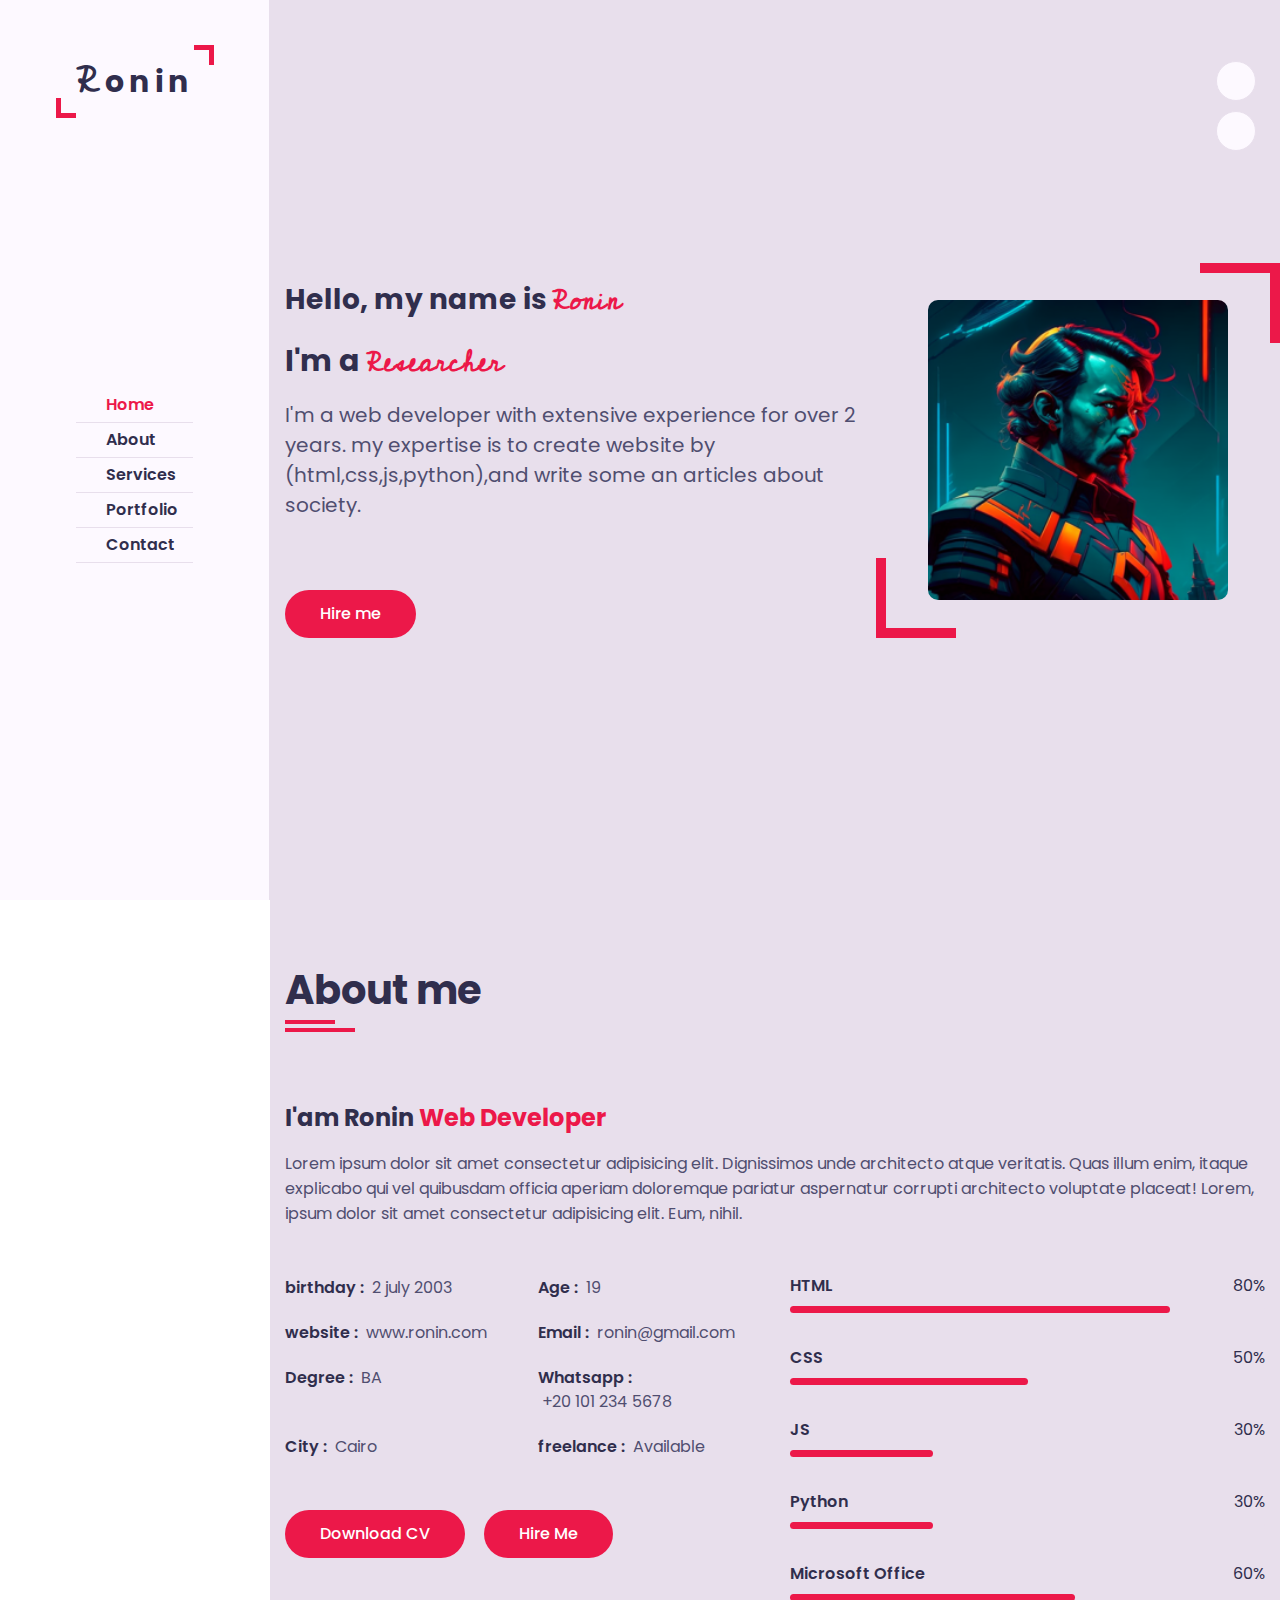
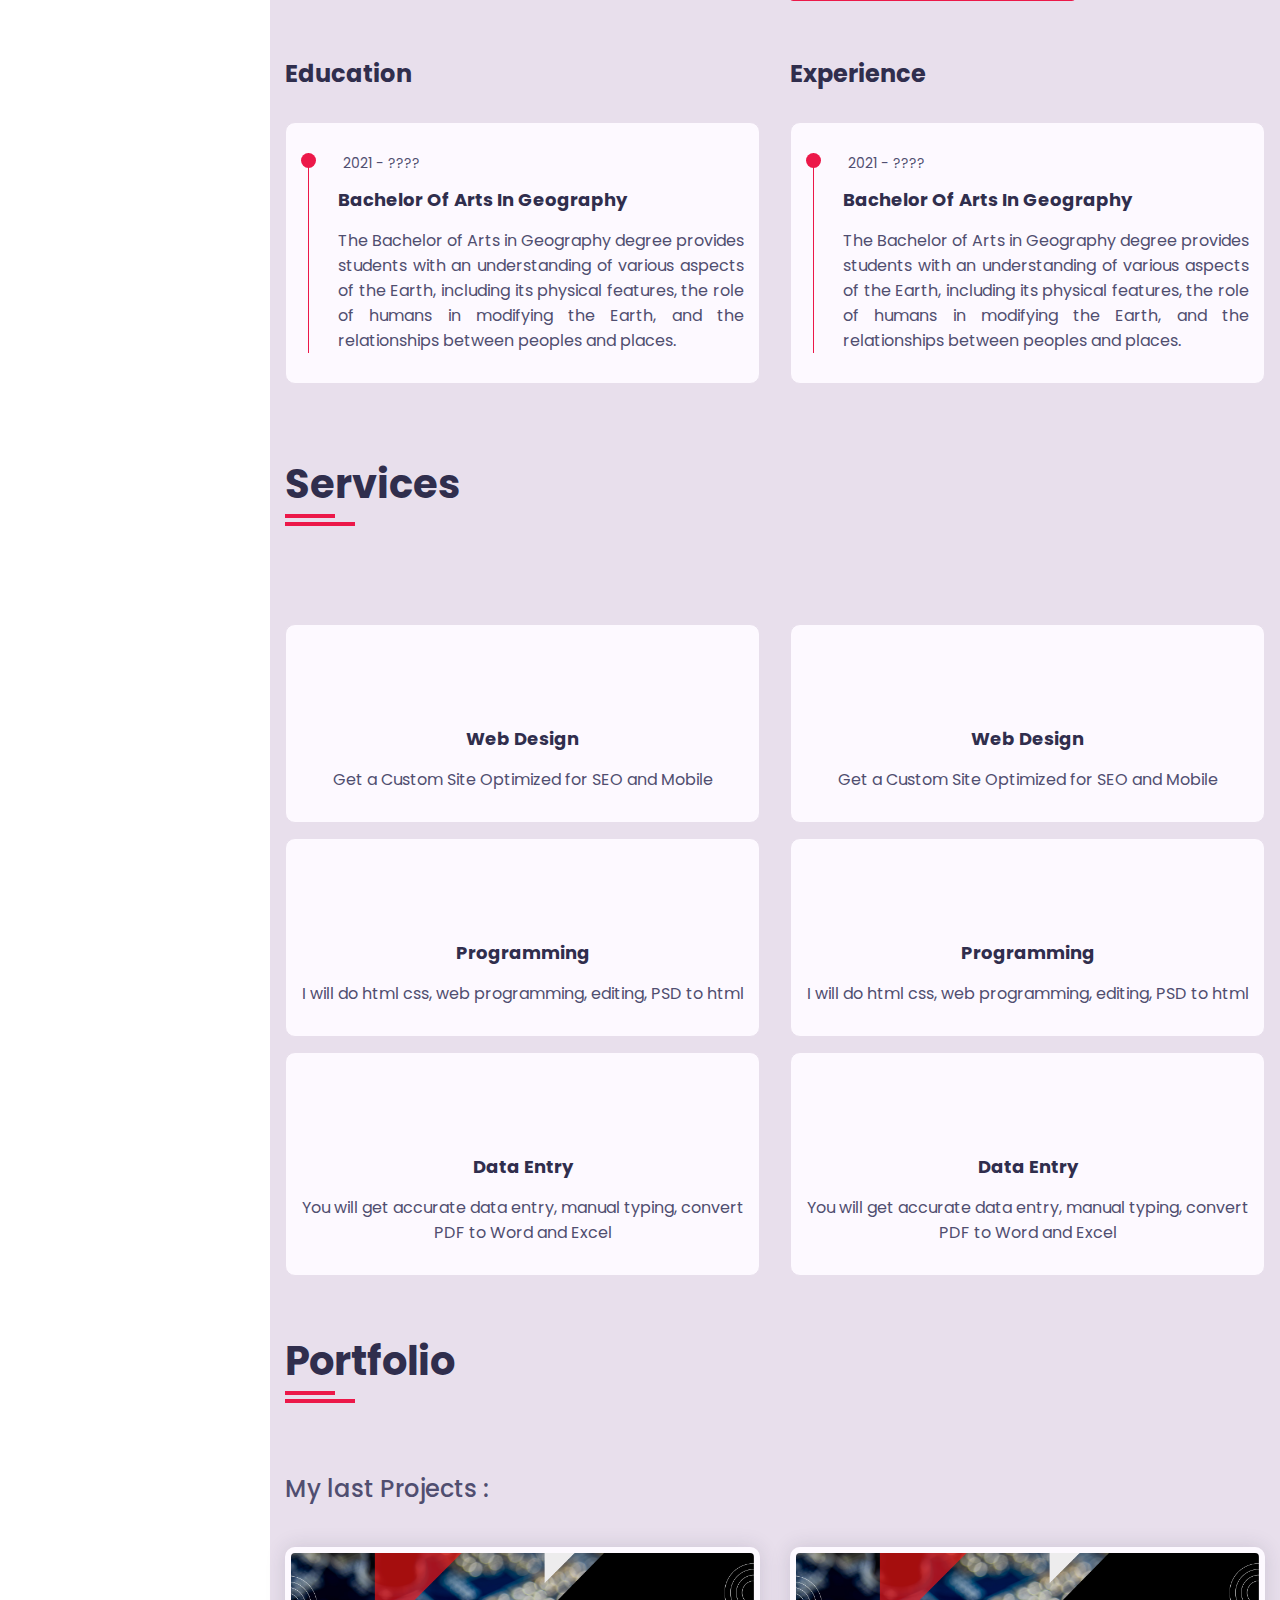
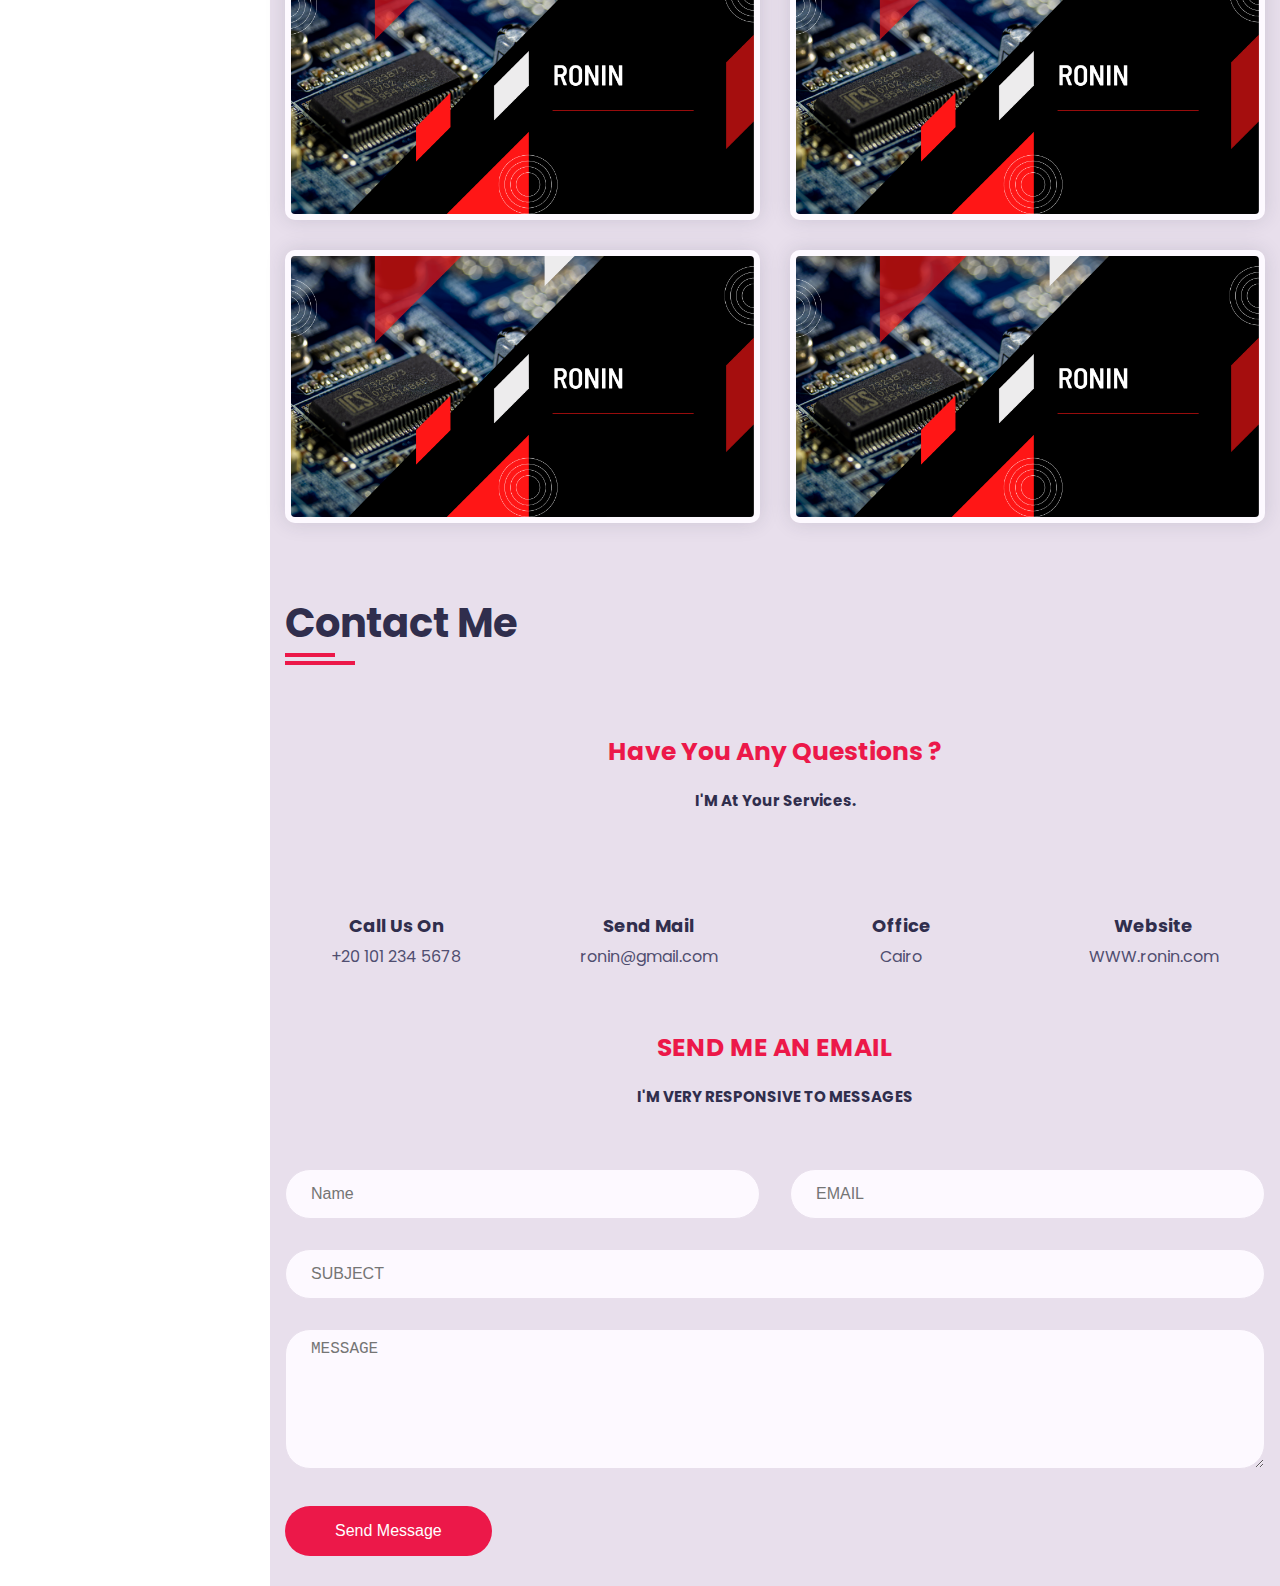
<file: index.html>
<!DOCTYPE html>
<html lang="en">
<head>
    <!-- meta -->
    <meta charset="UTF-8">
    <meta http-equiv="X-UA-Compatible" content="IE=edge">
    <meta name="viewport" content="width=device-width, initial-scale=1.0">
    <!-- title -->
    <title>ronin</title>
    <!-- maine file css -->
    <link rel="stylesheet" href="file-css/stracture.css">
    <link rel="stylesheet" href="file-css/skins\color1.css">
    <link rel="stylesheet" href="file-css/style-switcher.css">
    <!-- skins -->
    <link rel="stylesheet" href="file-css/skins\color1.css" class="alternate-style" title="color-1" disabled>
    <link rel="stylesheet" href="file-css/skins\color2.css" class="alternate-style" title="color-2" disabled>
    <link rel="stylesheet" href="file-css/skins\color3.css" class="alternate-style" title="color-3" disabled>
    <link rel="stylesheet" href="file-css/skins\color4.css" class="alternate-style" title="color-4" disabled>
    <link rel="stylesheet" href="file-css/skins\color5.css" class="alternate-style" title="color-5" disabled>
    <!-- file for icons and fonts -->
    
    <style> @import url('https://fonts.googleapis.com/css2?family=Cedarville+Cursive&family=Raleway:ital,wght@0,100;0,200;0,300;0,400;1,100;1,200;1,300;1,400;1,500&display=swap'); </style>
    <link rel="stylesheet" href="https://cdnjs.cloudflare.com/ajax/libs/font-awesome/6.2.1/css/all.min.css" integrity="sha512-MV7K8+y+gLIBoVD59lQIYicR65iaqukzvf/nwasF0nqhPay5w/9lJmVM2hMDcnK1OnMGCdVK+iQrJ7lzPJQd1w==" crossorigin="anonymous" referrerpolicy="no-referrer" />
    <!-- normalized file  -->
    

</head>
<body>
<!-- #####main-container start##### -->
    <div class="main-container">
        <!-- aside start -->
        <div class="aside">
            <div class="logo"><a href="#"><span>r</span>onin</a></div>
            <!-- toggler -->
            <div class="nav-toggler">
                <span></span>
           </div>
            <!--main nav  -->
           <ul class="nav">
            <li><a href="#home-section"class="" ><i class="fa fa-home"></i>Home</a></li>
            <li><a href="#about-section"class=""><i class="fa fa-user"></i>About</a></li>
            <li><a href="#section-services"class=""><i class="fa fa-list"></i>Services</a></li>
            <li><a href="#portfolio-section"class=""><i class="fa fa-briefcase"></i>Portfolio</a></li>
            <li><a href="#contact-section"class=""><i class="fa fa-comments"></i>Contact</a></li>
           </ul>
           
        </div>
        <!-- aside end -->
        
        <!-- main content start -->
        <div class="main-content ">
            <!-- ******************************************************************************* -->
            <!-- ***home section start*** -->
            <section class="home-section padd-15" id="home-section">
               <div class="container">
                <div class="row">
                    <div class="home-info padd-15">
                        <h3 class="hello">Hello, my name is <span class="name">Ronin</span></h3>
                        <h3 class="my-profession">I'm a <span class="typing">Researcher </span></h3>
                        <p>I'm a web developer with extensive experience for over 2 years.
                             my expertise is to create website by (html,css,js,python),and write some an articles about society.</p>
                        <a href="#contact" class="btn">Hire me</a> 
                    </div>
                    <div class="home-img padd-15"><img src="img/main.png" alt="lost-connection"></div>
                </div>
               </div>
            </section>
            <!-- home section end -->
            <!-- ***************************************************************************** -->
            <!-- ***about section start*** -->
            <section class="about-section padd-15" id="about-section">
                <div class="container ">
                    <div class="row">
                        <div class="section-title padd-15">
                            <h2>About me</h2>
                        </div>
                    </div>
                    <div class="row">
                        <div class="about-content padd-15">
                            <div class="row">
                                <div class="about-text padd-15">
                                <h3>I'am Ronin <span>Web Developer</span></h3>
                                    <p> Lorem ipsum dolor sit amet consectetur adipisicing elit. Dignissimos unde architecto atque veritatis. Quas illum enim, itaque explicabo qui vel quibusdam officia aperiam doloremque pariatur aspernatur corrupti architecto voluptate placeat!
                                    Lorem, ipsum dolor sit amet consectetur adipisicing elit. Eum, nihil.
                                    </p>
                            </div>
                        </div>
                            <div class="row">
                                <div class="personal-info padd-15">
                                    <div class="row">
                                        <div class="info-itm padd-15">
                                            <P>birthday : <span>2 july 2003</span></P>
                                        </div>
                                        <div class="info-itm padd-15">
                                            <P>Age : <span>19</span></P>
                                        </div>
                                        <div class="info-itm padd-15">
                                            <P>website : <span>www.ronin.com</span></P>
                                        </div>
                                        <div class="info-itm padd-15">
                                            <P>Email : <span>ronin@gmail.com</span></P>
                                        </div>
                                        <div class="info-itm padd-15">
                                            <P>Degree : <span>BA</span></P>
                                        </div>
                                        <div class="info-itm padd-15">
                                            <P>Whatsapp : <span>+20 101 234 5678</span></P>
                                        </div>
                                        <div class="info-itm padd-15">
                                            <P>City : <span>Cairo</span></P>
                                        </div>
                                        <div class="info-itm padd-15">
                                            <P>freelance : <span>Available</span></P>
                                        </div>
                                    </div>
                                    <div class="row">
                                        <div class="buttons padd-15">
                                            <a href="#" class="btn">Download CV</a>
                                            <a href="#"class="btn hire-me">Hire Me</a>
                                        </div>
                                    </div>
                                </div>
                                <div class="personal-skills padd-15">
                                    <div class="row">
                                        <div class="skill-itm padd-15">
                                            <h5>HTML</h5>
                                            <div class="progress">
                                                <div class="progress-info" style="width: 80%"></div>
                                                <div class="skill-percent">80%</div>
                                            </div>
                                        </div>
                                        <div class="skill-itm padd-15">
                                            <h5>CSS</h5>
                                            <div class="progress">
                                                <div class="progress-info" style="width: 50%"></div>
                                                <div class="skill-percent">50%</div>
                                            </div>
                                        </div>   
                                        <div class="skill-itm padd-15">
                                                <h5>JS</h5>
                                                <div class="progress">
                                                    <div class="progress-info" style="width: 30%"></div>
                                                    <div class="skill-percent">30%</div>
                                                </div>
                                            </div>
                                        <div class="skill-itm padd-15">
                                        <h5>python</h5>
                                            <div class="progress">
                                                    <div class="progress-info" style="width: 30%"></div>
                                                    <div class="skill-percent">30%</div>
                                            </div>
                                        </div>
                                        <div class="skill-itm padd-15">
                                            <h5>Microsoft office</h5>
                                                <div class="progress">
                                                    <div class="progress-info" style="width: 60%"></div>
                                                    <div class="skill-percent">60%</div>
                                                </div>
                                        </div>
                                    </div>
                                </div>
                            </div>
                            <div class="row">
                                <div class="education padd-15">
                                    <h3 class="title">Education</h3>
                                    <div class="row">
                                        <div class="timeline-box padd-15">
                                            <div class="timeline .shadow-dark">
                                            <!-- =========timeline itm---------- -->
                                            <div class="timeline-itm">
                                                <div class="circle-dot"></div>
                                                <h3 class="timeline-date"><i class="fa fa-calendar"> </i> 2021 - ????</h3>
                                                <h4 class="timeline-title">Bachelor of Arts in Geography</h4>
                                                <p class="timeline-text">The Bachelor of Arts in Geography degree provides students with an understanding of various aspects of the Earth, 
                                                    including its physical features, the role of humans in modifying the Earth,
                                                     and the relationships between peoples and places.</p>
                                            </div>

                                        </div>
                                    </div>
                                    </div>
                                </div>
                                <div class="experience padd-15">
                                    <h3 class="title">Experience</h3>
                                    <div class="row">
                                        <div class="timeline-box padd-15">
                                            <div class="timeline .shadow-dark">
                                            <!-- =========timeline itm---------- -->
                                            <div class="timeline-itm">
                                                <div class="circle-dot"></div>
                                                <h3 class="timeline-date"><i class="fa fa-calendar"> </i> 2021 - ????</h3>
                                                <h4 class="timeline-title">Bachelor of Arts in Geography</h4>
                                                <p class="timeline-text">The Bachelor of Arts in Geography degree provides students with an understanding of various aspects of the Earth, 
                                                    including its physical features, the role of humans in modifying the Earth,
                                                     and the relationships between peoples and places.</p>
                                            </div>

                                        </div>
                                    </div>
                                    </div>

                                </div>
                            </div>
                        </div>
                    </div>
                </div>
            </section>
            <!-- about section end -->
            <!-- *********************************************************************** -->
            <!-- ***services section start*** -->
            <section class="section-services padd-15" id="section-services">
                <div class="container">
                    <div class="row">
                        <div class="section-title padd-15">
                            <h2>Services</h2>
                        </div> 
                    </div>
                    <div class="row">
                        <!-- Services itm start -->
                        <div class="services-itm padd-15">
                            <div class="services-itm-inner padd-15">
                                <div class="icon"><i class="fa fa-mobile-alt"></i></div>
                                <h4>Web design</h4>
                                <p> Get a Custom Site Optimized for SEO and Mobile</p>
                            </div>
                            <div class="services-itm-inner padd-15">
                                <div class="icon"><i class="fa fa-code"></i></div>
                                <h4>Programming</h4>
                                <p>I will do html css, web programming, editing, PSD to html</p>
                            </div>
                            <div class="services-itm-inner padd-15">
                                <div class="icon"><i class="fa fa-file-word"></i></div>
                                <h4>Data Entry</h4>
                                <p>You will get accurate data entry, manual typing, convert PDF to Word and Excel</p>
                            </div>
                            
                        </div>
                        <div class="services-itm padd-15">
                            <div class="services-itm-inner padd-15">
                                <div class="icon"><i class="fa fa-mobile-alt"></i></div>
                                <h4>Web design</h4>
                                <p> Get a Custom Site Optimized for SEO and Mobile</p>
                            </div>
                            <div class="services-itm-inner padd-15">
                                <div class="icon"><i class="fa fa-code"></i></div>
                                <h4>Programming</h4>
                                <p>I will do html css, web programming, editing, PSD to html</p>
                            </div>
                            <div class="services-itm-inner padd-15">
                                <div class="icon"><i class="fa fa-file-word"></i></div>
                                <h4>Data Entry</h4>
                                <p>You will get accurate data entry, manual typing, convert PDF to Word and Excel</p>
                            </div>
                            
                        </div>
                       
                    </div>
                </div>
            </section>
            <!-- services section end -->
            <!-- ******************************************************************* -->
            <!-- ***services portfolio start*** -->
            <section class="portfolio-section padd-15" id="portfolio-section">
                <div class="container">
                    <div class="row">
                        <div class="section-title padd-15">
                            <h2>Portfolio</h2>
                        </div>
                    </div>
                    <div class="row">
                        <div class="portfolio-heading padd-15">
                            <h2>My last Projects :</h2>
                        </div>
                    </div>
                    <div class="row">
                        <!-- portfolio itm -->
                        <div class="portfolio-itm padd-15">
                            <div class="portfolio-itm-inner shadow-dark">
                                <div class="portfolio-img"><img src="img/cover.png" alt="#"></div>
                            </div>
                        </div>
                        <!-- portfolio itm end-->
                         <!-- portfolio itm -->
                         <div class="portfolio-itm padd-15">
                            <div class="portfolio-itm-inner shadow-dark">
                                <div class="portfolio-img"><img src="img/cover.png" alt="#"></div>
                            </div>
                        </div>
                        <!-- portfolio itm end--> 
                        <!-- portfolio itm -->
                        <div class="portfolio-itm padd-15">
                            <div class="portfolio-itm-inner shadow-dark">
                                <div class="portfolio-img"><img src="img/cover.png" alt="#"></div>
                            </div>
                        </div>
                        <!-- portfolio itm end-->
                         <!-- portfolio itm -->
                         <div class="portfolio-itm padd-15">
                            <div class="portfolio-itm-inner shadow-dark">
                                <div class="portfolio-img"><img src="img/cover.png" alt="#"></div>
                            </div>
                        </div>
                        <!-- portfolio itm end-->
                    </div>
                </div>
            </section>
            <!-- portfolio section end -->
            <!-- ************************************************************************* -->
            <!-- ***contact section start*** -->
            <section class="contact-section padd-15" id="contact-section">
                <div class="container">
                    <div class="row">
                        <div class="section-title padd-15">
                            <h2>Contact Me</h2>
                        </div>
                    </div>
                    <h3 class="contact-title padd-15">Have You Any Questions ?</h3>
                    <h4 class="contact-sub-title padd-15">I'M At Your Services.</h4>
                    <div class="row">
                        <!-- contact info -->
                        <div class="contact-info-itm padd-15">
                            <div class="icon"><i class="fa fa-phone"></i></div>
                            <h4>Call Us On</h4>
                            <p>+20 101 234 5678</p>
                        </div>
                        <!-- contact info end -->
                        <!-- contact info -->
                        <div class="contact-info-itm padd-15">
                            <div class="icon"><i class="fa fa-envelope"></i></div>
                            <h4>Send Mail</h4>
                            <p>ronin@gmail.com</p>
                        </div>
                        <!-- contact info end -->
                         <!-- contact info -->
                         <div class="contact-info-itm padd-15">
                            <div class="icon"><i class="fa fa-map-marker-alt"></i></div>
                            <h4>office</h4>
                            <p>Cairo</p>
                        </div>
                        <!-- contact info end -->
                        <!-- contact info -->
                        <div class="contact-info-itm padd-15">
                            <div class="icon"><i class="fa fa-globe-europe"></i></div>
                            <h4>Website</h4>
                            <p>WWW.ronin.com</p>
                        </div>
                        <!-- contact info end -->
                    </div>
                    <h3 class="contact-title padd-15">SEND ME AN EMAIL </h3>
                    <h4 class="contact-sub-title padd-15">I'M VERY RESPONSIVE TO MESSAGES</h4>
                    <!-- contact form -->
                    <div class="row">
                        <div class="contact-form padd-15">
                            <div class="row">
                                <div class="form-itm col-6 padd-15">
                                    <div class="form-group"><input type="text" class="form-control" placeholder="Name"></div>
                                </div> 
                                <div class="form-itm col-6 padd-15">
                                    <div class="form-group"><input type="email" class="form-control" placeholder="EMAIL"></div>
                                </div> 
                            </div>
                            <div class="row">
                                <div class="form-itm col-12 padd-15">
                                    <div class="form-group"><input type="text" class="form-control" placeholder="SUBJECT"></div>
                                </div> 
                                <div class="form-itm col-12 padd-15">
                                   <textarea name="" class="form-control" id="" placeholder="MESSAGE"></textarea>
                                </div> 
                                
                                <div class="form-itm col-12 padd-15">
                                    <BUtton type="submit" class="btn">Send Message </BUtton>
                                </div> 
                            </div>
                        </div>
                    </div>
                    <!-- contact form end -->
                </div>
            </section>
            <!-- contact section end -->
            <!-- ******************************************************************************** -->
        </div>
        <!-- main content end -->
    </div>
<!-- ###### main container end ####### -->
<!-- ###switcher start### -->
<div class="style-switcher">
    <div class="style-switcher-toggler s-icon"><i class="fas fa-cog fa-spin"></i></div>
    <div class="day-night s-icon"><i class="fas fa-moon"></i></div>
    <h4>Theme colors</h4>
    <div class="colors">
        <span class="color1" onclick="setActiveStyle('color-1')"></span>
        <span class="color2" onclick="setActiveStyle('color-2')"></span>
        <span class="color3" onclick="setActiveStyle('color-3')"></span>
        <span class="color4" onclick="setActiveStyle('color-4')"></span>
        <span class="color5" onclick="setActiveStyle('color-5')"></span>
    </div>
</div>
<!-- ###switcer end### -->
   <!-- file js -->
   <script src="file-js/script.js"></script>
</body>
</html>
</file>
<file: file-css/stracture.css>
@import url('https://fonts.googleapis.com/css2?family=Raleway:ital,wght@0,100;0,200;0,300;0,400;1,100;1,200;1,300;1,400;1,500&display=swap');
 @import url('https://fonts.googleapis.com/css2?family=Cedarville+Cursive&family=Raleway:ital,wght@0,100;0,200;0,300;0,400;1,100;1,200;1,300;1,400;1,500&display=swap'); 
 @import url('https://fonts.googleapis.com/css2?family=Poppins:ital,wght@0,100;0,200;0,300;0,400;0,500;0,600;0,700;0,800;0,900;1,100;1,200;1,300;1,400;1,500;1,600;1,700;1,800&display=swap');
:root{
    --bg-black-900:#f2f2fc;
    --bg-black-100:#fdf9ff;
    --bg-black-50:#e8dfec;
    --text-black-900:#302e4d;
    --text-black-700:#504e70;
}
*{
    padding:0;
    margin:0;
    text-decoration: none;
    outline: none;
   box-sizing: border-box;

}
body.dark{
    --bg-black-900:#151515;
    --bg-black-100:#222222;
    --bg-black-50:#393939;
    --text-black-900:#fff;
    --text-black-700:#e9e9e9;
}
body{
    padding: 0;
    margin: 0;
    line-height: 1.5;
    font-size: 16px;
    font-family: 'poppins';

}
::before,::after
{
    box-sizing: border-box;

}
.hidden{
    display: none !important  ;
}
    

ul
{
    list-style: none;
}
.home-section{
    background: var(--bg-black-50);
    min-height: 100vh;
    display: block;
    padding: 0 30px;
    opacity: 1;
    

}
.main-content{
    padding-left: 270px;
}
.about-section .container{
    padding-top: 60px;
    padding-bottom: 70px;
}
.section-title{
    flex: 0 0 100%;
    max-width: 100%;
    margin-bottom: 80px;

    
}
.section-title h2{
    font-size:40px;
    color: var(--text-black-900);
    font-weight: 700;
    position: relative;
}
.section-title h2::before{
    content: '';
    height: 4px;
    width: 50px;
    background-color:var(--skin-color);
    position:absolute;
    top:100%;
    left: 0;


}
.section-title h2::after{
    content: '';
    height: 4px;
    width: 70px;
    background-color:var(--skin-color);
    position:absolute;
    top:100%;
    left: 0;
    margin-top: 8px;


}

.padd-15{
    padding-left:15px;
    padding-right: 15px;

}
.container{
    max-width: 1100px;
    width: 100%;
    margin: auto;

}
.row{
    display: flex;
    flex-wrap: wrap;
    margin-left: -15px;
    margin-right: -15px;
    position: relative;

}
.btn{
    font-size: 16px;
    font-weight: 500;
    padding:12px 35px;
    color: white;
    border-radius: 40px;
    display:inline-block;
    white-space: nowrap;
    background: var(--skin-color);
    transition: all 0.3 ease;
    border: none;

}
.btn:hover{
    transform: scale(1.05);
}
.shadow-dark{
    box-shadow: 0 0 20px rgba(48, 46, 77, 0.15);
}
/* aside */
.aside{
    width: 270px;
    background: var(--bg-black-100);
    position: fixed;
    left: 0;
    top: 0;
    height: 100%;
    z-index: 10;
    padding: 30px;
    display:flex;
    justify-content: center;
    align-items: center;
    border-right: 1px solid var(--bg-black-50);

}
.aside .logo{
    position: absolute;
    font-size: 30px;
    top: 50px;
    text-transform: capitalize;
}
.aside .logo a{
    color: var(--text-black-900);
    font-weight: 700;
    position: relative;
    padding: 15px 20px;
    font-size: 30px;
    letter-spacing: 5px;

}
.aside .logo a span{
    font-family: 'Cedarville Cursive';
    font-size: 40px;
}
.aside .logo a::before{
    content: '';
    position: absolute;
    width: 20px;
    height: 20px;
    border-bottom: 5px solid var(--skin-color);
    border-left: 5px solid var(--skin-color);
    left:0;
    bottom: 0;
}
.aside .logo a::after{
    content: '';
    position: absolute;
    width: 20px;
    height: 20px;
    border-top: 5px solid var(--skin-color);
    border-right: 5px solid var(--skin-color);
    right:0;
    top: 0;

}
/*toggler*/
.main-container .aside .nav-toggler{
    height: 40px;
    width:45px;
    border:1px solid var(--bg-black-50);
    cursor: pointer;
    position: fixed;
    left: 300px;
    top:20px;
    border-radius: 5px;
     background: var(--bg-black-100); 
     display: flex; 
    align-items: center;
    justify-content: center;
    display:none;

}
.aside .nav-toggler span{
    height: 2px;
    width: 18px;
    background: var(--skin-color);
    display:inline-block;
    position: relative;
    
}
.aside .nav-toggler span::before{
    content: '';
    height:2px;
    width: 18px;
    background: var(--skin-color);
    position:absolute;
    top: -6px;
    left: 0;
}
.aside .nav-toggler span::after{
    content: '';
    height:2px;
    width: 18px;
    background: var(--skin-color);
    position:absolute;
    top: 6px;
    left: 0;
}
/* aside nav */
.aside .nav{
    margin-top: 50px;
}
.aside.nav li{
    margin-bottom: 20px;
    display: block;

}
.aside .nav li a{
    font-size: 16px;
    font-weight: 600;
    display: block;
    color: var(--text-black-900);
    padding: 5px 15px;
    border-bottom: 1px solid var(--bg-black-50);
}
.aside .nav li a.active{
    color: var(--skin-color)
}
.aside .nav li a i{
    margin-right: 15px;
}

/*home */
.home-section{
    min-height: 100vh;
    display: flex;
    color: var(--text-black-900);
    
}
.home-section .home-info{
    flex: 0 0 60%;
    max-width: 60%;


}
 .home-section .home-info .hello{
    font-size: 28px;
    margin: 15px 0;
    
}
.home-section .home-info  .hello span{
    font-family: 'Cedarville Cursive';
    font-size: 30px;
    font-weight: 700;
    color: var(--skin-color);
}
.home-section .home-info .my-profession{
    font-size: 30px;
    margin: 15px 0;
}
.home-section .home-info .my-profession span{
    font-family: 'Cedarville Cursive';
    font-size: 30px;
    font-weight: 700;
    color: var(--skin-color);
}
.home-info p{
    margin-bottom: 70px;
    font-size: 20px;
    color: var(--text-black-700);
}


.home-section .home-img { 
    flex: 0 0 40%;
    width: 40%;
    text-align: center;
    position: relative; 
    
}
.home-section .home-img img{
    height: 300px;
    width: 300px;
    border-radius: 10px;
    
    position: absolute;
    top: 50%;
    left: 50%;
    transform: translate(-50%,-50%);


}
.home-section .home-img::after{
    content: '';
    position: absolute;
    width: 80px;
    height: 80px;
    border-bottom: 10px solid var(--skin-color);
    border-left: 10px solid var(--skin-color);
    left:0px;
    bottom: 0px;
}
.home-img::before{
    content: '';
    position: absolute;
    width: 80px;
    height: 80px;
    border-top: 10px solid var(--skin-color);
    border-right: 10px solid var(--skin-color);
    right:0px;
    top: 0px;
}

/* about section */
.about-section{
    background-color: var(--bg-black-50);
   
}
 .about-section .about-content{
    flex: 0 0 100%;
    max-width:100%;

}
.about-section .about-content .about-text{
    flex: 0 0 100%;
    max-width: 100%;
}
.about-section .about-content .about-text h3{
    font-size: 24px;
    margin-bottom: 15px;
    font-weight: 700;
    color: var(--text-black-900);
}
.about-section .about-content .about-text h3 span{
    color: var(--skin-color);


}
.about-section .about-content .about-text p{
    font-size: 16px;
    line-height: 25px;
    color: var(--text-black-700);

}
.about-section .about-content .personal-info{
    flex: 0 0 50%;
    max-width:50%;
    margin-top: 40px;

}
.about-section .about-content .personal-info .info-itm{
    flex:0 0 50%;
    max-width:50%;

}
.about-section .about-content .personal-info .info-itm p{
    font-weight: 600;
    padding: 10px 0;
    font-size:  16px;
    color: var(--text-black-900);
    border-bottom: 1px solid var(--bg-black-50);

}
.about-section .about-content .personal-info .info-itm p span{
    font-weight: 400;
    color: var(--text-black-700);
    margin-left: 4px;
    display: inline-block;

}
.about-section .about-content .personal-info .buttons{
    margin-top: 30Px;

}
.about-section .about-content .personal-info .buttons .btn{
    margin-top: 10px;
    margin-right: 15px;
}


.about-section .about-content .personal-skills{
    flex: 0 0 50%;
    max-width:50%;
    margin-top: 40px;
}
.about-section .about-content .personal-skills .skill-itm{
    flex: 0 0 100%;
    max-width: 100%;
    
    margin-bottom: 25px;
}
.about-section .about-content .personal-skills .skill-itm h5{
    line-height: 40px;
    font-weight: 600;
    font-size:16px;
    color:var(--text-black-900);
    text-transform: capitalize;

}
.about-section .about-content .personal-skills .skill-itm .progress{
    background-color: var(--bg-black-50);
    height:7px;
    border-radius:  4px;
    width: 100%;
    position: relative;

}
.about-section .about-content .personal-skills .skill-itm .progress-info{
    position: absolute;
    left: 0;
    top: 0;
    height: 100%;
    border-radius: 4px;
    background-color: var(--skin-color);
}
.about-section .about-content .personal-skills .skill-itm .skill-percent{
    position:absolute;
    right: 0;
    color: var(--text-black-900);
    top: -40px;
    font-weight: 400;
    line-height:40px;
}

.about-section .about-content .education{
    flex: 0 0 50%;
    max-width:50%;
    margin-top: 30px;
    
}
.about-section .about-content .experience{
    flex: 0 0 50%;
    max-width:50%;
    margin-top: 30px;
}
.about-section .about-content h3.title{
    font-size: 24px;
    margin-bottom: 30px;
    font-weight: 700;
    color:var(--text-black-900);
}
.about-section .about-content .timeline-box{
    flex: 0 0 100%;
    max-width: 100%;

}
.about-section .about-content .timeline{
    background-color: var(--bg-black-100);
    padding: 30px 15px;
    border:1px solid var(--bg-black-50);
    border-radius: 10px;
    width: 100%;
    position: relative;
}
.about-section .about-content .timeline .timeline-itm{
    position: relative;
    padding-left: 37px;
    padding-bottom: 50px;
}
.about-section .about-content .timeline .timeline-itm:last-child{
    padding-bottom: 0;
}
.about-section .about-content .timeline .timeline-itm::before{
    content: ' ';
    width:  1px;
    position: absolute;
    height: 100%;
    left: 7px;
    top:0;
    background-color: var(--skin-color);
}
.about-section .about-content .timeline .timeline-itm .circle-dot{
    position: absolute;
    left: 0;
    top: 0;
    height: 15px;
    width: 15px;
    border-radius: 50%;
    background-color: var(--skin-color);
}
.about-section .about-content .timeline .timeline-date {
    font-weight: 400;
    font-size: 14px ;
    margin-bottom: 12px;
    color: var(--text-black-700)
}
 .about-section .about-content .timeline  .timeline-date .fa{
    margin-right: 5px;
}
.about-section .about-content .timeline .timeline-title{
    font-size:  18px;  
    font-weight: 700;
    margin-bottom: 15px;
    text-transform: capitalize;
    color: var(--text-black-900);
}
.about-section .about-content .timeline .timeline-text{ 
    line-height: 25px;
    font-size: 16px;
    text-align: justify;
    color: var(--text-black-700);
}


/* ---section-services--- */
.section-services{
    background-color: var(--bg-black-50);
}
.section-services .container{
    padding-bottom: 40px;
}
.section-services .services-itm{
    margin-top: 30px;
    flex: 0 0 50%;
    max-width: 50%;
}
.section-services .services-itm .services-itm-inner{
    background-color: var(--bg-black-100);
    border: 1px solid var(--bg-black-50);
    border-radius: 10px;
    padding: 30px 15px;
    text-align:center;
    transition: all 0.35s ease;
    margin-bottom: 15px;
}
.section-services .services-itm .services-itm-inner:hover{
    box-shadow: 0 0 20px rgba(48, 46, 77, 0.15);
}
.section-services .services-itm .services-itm-inner .icon{
    height: 60px;
    width: 60px;
    border-radius: 50%;
    display: block;
    margin: 0 auto 10px;
    text-align:center;
}
.section-services .services-itm .services-itm-inner .icon .fa{
    font-size: 40px;
    line-height: 60px;
    color: var(--skin-color);
    transition: all .3s ease;
}
.section-services .services-itm .services-itm-inner:hover .icon{
    background-color: var(--skin-color);

}
.section-services .services-itm .services-itm-inner:hover .icon .fa{
    font-size: 25px;
    color: #fff;
}
.section-services .services-itm .services-itm-inner h4{
    font-size: 18px;
    margin-bottom: 15px;
    color: var(--text-black-900);
    font-weight: 700;
    text-transform: capitalize;
}
.section-services .services-itm .services-itm-inner p{
    font-size: 16px;
    color: var(--text-black-700);
    line-height: 25px;

}

/* ---portfolio-section--- */
.portfolio-section .container{
    padding-bottom: 40px;
}
.portfolio-section{
    background-color: var(--bg-black-50);
}
.portfolio-section .portfolio-heading{
    flex: 0 0 100%;
    max-width: 100%;
    margin-bottom: 40px;
}
.portfolio-section .portfolio-heading h2{
    color: var(--text-black-700);
    font-weight: 500;

}
.portfolio-section .portfolio-itm{
    flex: 0 0 50%;
    max-width:50%;
    margin-bottom: 30px;

}
.portfolio-section .portfolio-itm-inner{
    border: 6px solid var(--bg-black-100);
    border-radius: 10px;
    overflow: hidden;
    cursor: pointer;

}
.portfolio-section .portfolio-itm-inner .portfolio-img img{
    width: 100%;
    display: block;

}

/* ---contact-section--- */
.contact-section{
    background-color: var(--bg-black-50);

}
.contact-title{
    color: var(--skin-color);
    text-align: center;
    font-size: 25px;
    margin-bottom: 20px;
}
.contact-sub-title{
    color: var(--text-black-900);
    text-align: center;
    font-size: 15px;
    margin-bottom: 60px;

}
.contact-section .contact-info-itm{
    flex: 0 0 25%;
    max-width: 25%;
    text-align: center;
    margin-bottom: 60px;
}
.contact-section .contact-info-itm .icon{
    display: inline-block;

}
.contact-section .contact-info-itm .icon .fa{
    font-size: 25px;
    color: var(--skin-color);
}
.contact-section .contact-info-itm h4{
    font-size: 18px;
    font-weight: 700;
    color: var(--text-black-900);
    text-transform: capitalize;
    margin:15px 0 5px;
}
.contact-section .contact-info-itm p{
    font-size: 16px;
    line-height:25px;
    color:var(--text-black-700);
    font-weight:400;
}
.contact-section .contact-form{
    flex: 0 0 100%;
    max-width: 100%;

}
.contact-section .contact-form .col-6{
    flex: 0 0 50%;
    max-width: 50%;

}
.contact-section .contact-form .col-12{
    flex: 0 0 100%;
    max-width: 100%;

}
.contact-section .contact-form .form-itm{
    margin-bottom: 30px;
}
.contact-section .contact-form .form-itm .form-control{
    width: 100%;
    height: 50px;
    border-radius: 25px;
    background-color: var(--bg-black-100);
    border: 1px solid var(--bg-black-50);
    padding: 10px 25px;
    font-size: 16px;
    color:var(--text-black-700);
    transition: all .3s ease;

}
.contact-section .contact-form .form-itm .form-control:focus{
    box-shadow: 0 0 20px rgba(48, 46, 77, 0.15);

}
.contact-section .contact-form .form-itm textarea.form-control{
    height: 140px;

}
.contact-section .contact-form .btn{
    height: 50px ;
    padding:0 50px;
}







/* ---------MEDIA--------- */
@media (max-width:1199px) {
    .aside{
        left: -270px;

    }
    .main-content{
        padding-left: 0%;

    }
    .about-section .about-content .personal-info .info-itm p span{
        display: block;
        margin-left: 0%;
    }
}
@media (max-width:999px){
    .home-section .home-info{
        flex: 0 0 100%;
        max-width: 100%;
    }
    .home-section .home-img{
        display: none;

    }
    .contact-section .contact-info-itm,
    .portfolio-section .portfolio-itm,
    .section-services .services-itm{
        flex: 0 0 50%;
        max-width: 50%;
    }
}
@media (max-width:750px){
    .contact-section .contact-info-itm,
    .contact-section .contact-form .col-6,
    .section-services .services-itm,
    .portfolio-section .portfolio-itm,
    .about-section .about-content .education,
    .about-section .about-content .experience,
    .about-section .about-content .personal-skills,
    .about-section .about-content .personal-info{
        flex: 0 0 100%;
        max-width:100%;
    }
    
}
</file>
<file: file-css/style-switcher.css>
:root{
    --bg-black-900:#f2f2fc;
    --bg-black-100:#fdf9ff;
    --bg-black-50:#e8dfec;
    --text-black-900:#302e4d;
    --text-black-700:#504e70;
}
.style-switcher{
    position:fixed;
    right:0;
    top: 60px;
    padding: 15px;
    width: 200px;
    border: 1px solid var(--bg-black-50);
    background-color: var(--bg-black-100);
    z-index: 101;
    border-radius: 5px;
    transition: all .3s ease;
    transform: translate(100%);

}
.style-switcher.open{
    transform: translate(-25px);
}
.style-switcher .s-icon{
    position: absolute;
    height: 40px;
    width: 40px;
    text-align: center;
    font-size: 20px;
    background: var(--bg-black-100);
    color:var(--text-black-900);
    right: 100%;
    border: 1px solid var(--bg-black-50);
    margin-right: 25px;
    cursor: pointer;
    transition: all .3s ease;
    border-radius: 50%;
}
.style-switcher .s-icon i{
    line-height: 40px;

}
.style-switcher .style-switcher-toggler{
    top:0px;

}
.style-switcher .day-night{
    top: 50px;

}
.style-switcher h4{
    margin: 0 0 10px;
    color: var(--text-black-700);
    font-size: 16px;
    font-weight: 600;
    text-transform: capitalize;
}
.style-switcher .colors{
    display: flex;
    flex-wrap: wrap;
    justify-content: space-between;
}
.style-switcher .colors span{
    display:inline-block;
    height: 30px;
    width:30px;
    border-radius: 50%;
    border: 1px solid black;
}
.style-switcher .color1{
    background-color: #ec1849;
}
.style-switcher .color2{
    background-color:#FF5733 ;
}
.style-switcher .color3{
    background-color: #E43AFE;
}
.style-switcher .color4{
    background-color: #3ACCFE;
}
.style-switcher .color5{
    background-color:#49FE3A ;
}
</file>
